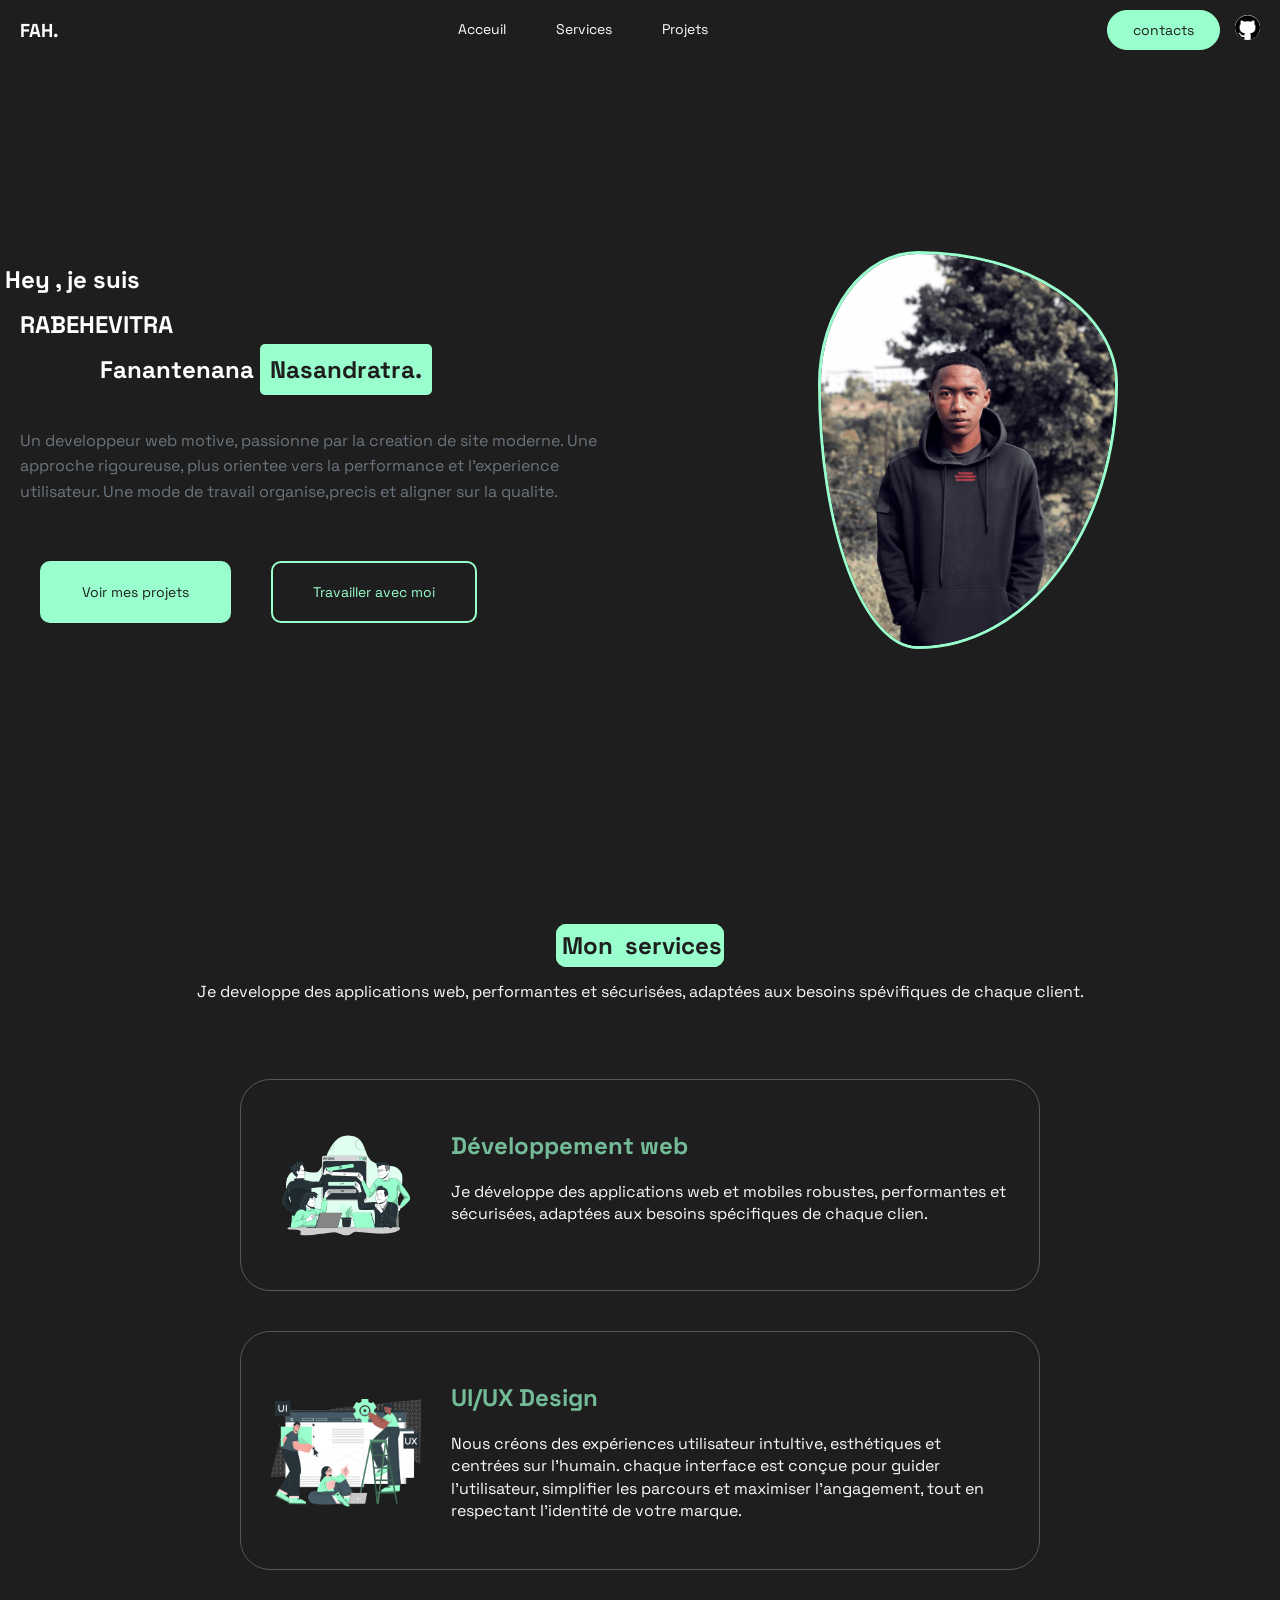
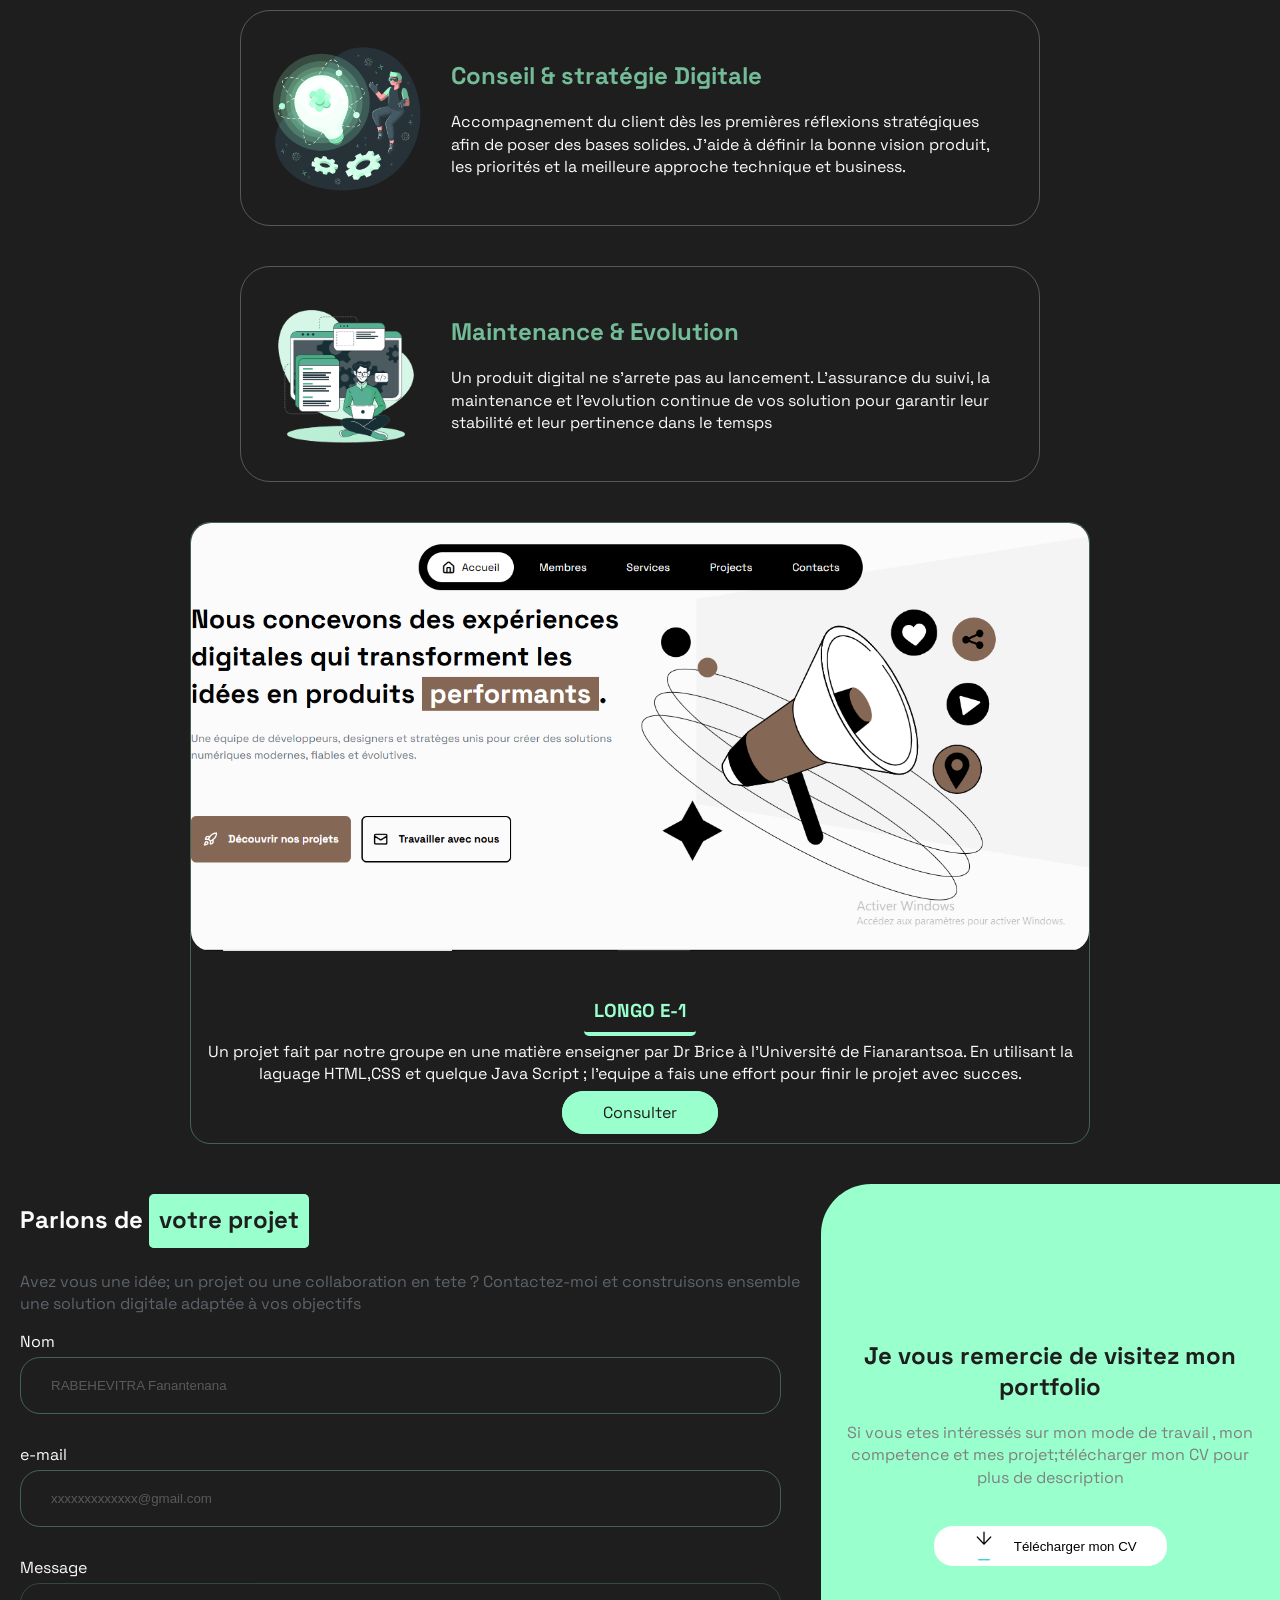
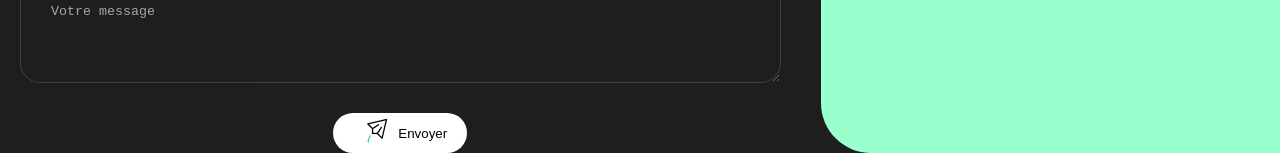
<file: acceuil.html>
<!DOCTYPE html>
<html lang="en">
<head>
    <meta charset="UTF-8">
    <meta name="viewport" content="width=device-width, initial-scale=1.0">
    <title>Portfolio</title>
    <link rel="stylesheet" href="./assets/css/style.css">
</head>
<body>
    <header>
        <nav class="navbar">
            <h3 class="me">FAH.</h3>
            <div class="link">
                <a href="#acceuil">Acceuil</a>
                <a href="#service">Services</a>
                <a href="#projet">Projets</a>
            </div>
            <div class="right-content">
                <a href="#contact" class="contact">contacts</a>
                <a href=""><img src="assets/image/25231.png" alt="" class="git"></a>
            </div>
        </nav>
    </header>
    <section id="acceuil">
        <main class="home">
            <div class="about-me">
                <div class="text-content">
                    <div class="name">
                        <h2 class="hey">Hey , je suis</h2>
                        <h1 class="rabe">RABEHEVITRA</h1>
                        <h1 class="prenom">Fanantenana <span>Nasandratra.</span></h1>
                    </div>
                    <p>Un developpeur web motive, passionne par la creation de site moderne. Une approche rigoureuse, plus orientee vers la performance et l'experience utilisateur. Une mode de travail organise,precis et aligner sur la qualite.</p>
                </div>
                <dev class="link-content">
                    <a href="#projet" class="projets">Voir mes projets</a>
                    <a href="#contact" class="whithme">Travailler avec moi</a>
                </dev>
            </div>
            <div class="image">
                <img src="assets/image/Faah.jpg" alt="" width="600px" height="600px">
            </div>
        </main>
    </section>
    <section id="service" class="service">
        <div class="title">
            <h1><span>Mon <span class="color">services</span></span></h1>
            <p>Je developpe des applications web, performantes et sécurisées, adaptées aux besoins spévifiques de chaque client.</p>
        </div>
        <div class="card">
            <div class="dev_service">
                <img src="./assets/image/dev.png" alt="">
                <div class="text_content">
                    <h1>Développement web</h1>
                    <p>Je développe des applications web et mobiles robustes, performantes et sécurisées, adaptées aux besoins spécifiques de chaque clien.</p>
                </div>
            </div>
            <div class="design_service">
                <img src="./assets/image/ui-ux.png" alt="">
                <div class="text_content">
                    <h1>UI/UX Design</h1>
                    <p>Nous créons des expériences utilisateur intultive, esthétiques et centrées sur l'humain. chaque interface est conçue pour guider l'utilisateur, simplifier les parcours et maximiser l'angagement, tout en respectant l'identité de votre marque. </p>
                </div>
            </div>
            <div class="conseil_service">
                <img src="./assets/image/conseil.png" alt="">
                <div class="text_content">
                    <h1>Conseil & stratégie Digitale</h1>
                    <p>Accompagnement du client dès les premières réflexions stratégiques afin de poser des bases solides. J'aide à définir la bonne vision produit, les priorités et la meilleure approche technique et business.</p>
                </div>
            </div>    
            <div class="ME_service">
                <img src="./assets/image/intégrateur-web.png" alt="">
                <div class="text_content">
                    <h1>Maintenance & Evolution</h1>
                    <p>Un produit digital ne s'arrete pas au lancement. L'assurance du suivi, la maintenance et l'evolution continue de vos solution pour garantir leur stabilité et leur pertinence dans le temsps</p>
                </div>
            </div>
        </div>    
    </section>
    <section id="projet">
        <div class="card_projet">
            <div class="card-f">
                <div class="img_box">
                    <img src="./assets/image/longoe1.PNG" alt="">
                </div>     
                <div class="text-content">
                    <div>
                        <h3><span>LONGO E-1</span></h3>
                        <p>Un projet fait par notre groupe en une matière enseigner par Dr Brice à l'Université de Fianarantsoa. En utilisant la laguage HTML,CSS et quelque Java Script ; l'equipe a fais une effort pour finir le projet avec succes. </p>
                    </div>
                    <a href="https://longoe-1.surge.sh/">Consulter</a>
                </div>
            </div>
        </div>
    </section>
    <section id="contact">
        <footer>
            <div class="last_page">
                <div class="message">
                    <div class="titre"> 
                        <h1>Parlons de <span>votre projet</span></h1>
                        <p>Avez vous une idée; un projet ou une collaboration en tete ?
                            Contactez-moi et construisons ensemble une solution digitale adaptée à vos objectifs</p>
                    </div>
                    <form action="" class="contact-from">
                        <div class="ajout">
                            <label for="text">Nom</label>
                            <input type="text" placeholder="RABEHEVITRA Fanantenana" required>
                        </div>
                        <div class="ajout">
                            <label for="e-mail">e-mail</label>
                            <input type="email" placeholder="xxxxxxxxxxxxx@gmail.com" required>
                        </div>
                        <div class="ajout">
                            <label for="text">Message</label>
                            <textarea name="message" id="mess" placeholder="Votre message">Votre message</textarea>
                        </div>
                        <div class="btn-send"><button type="submit"><img src="./assets/icone/avion-en-papier.gif" alt="" width="40px" height="40px"> Envoyer</button></div>
                    </form>
                </div>
                <div class="thanks">
                    <div class="cv-down">
                        <div class="text-content">
                            <h1>Je vous remercie de visitez mon portfolio</h1>
                            <p>Si vous etes intéressés sur mon mode de travail , mon competence et mes projet;télécharger mon CV pour plus de description</p>
                        </div>
                        <div class="btn"><button type="download"><img src="./assets/icone/telecharger.gif" alt="" width="40px" height="40px"> Télécharger mon CV</button></div>
                    </div>
                    <div class="Mien">
                    </div>  
                </div>
            </div>
        </footer>
    </section>
</body>
</html>
</file>
<file: assets/css/style.css>
@font-face {
  font-family: "SpaceGrotesk";
  src: url("../fonts/space-grotesk/static/SpaceGrotesk-Regular.ttf")
    format("truetype");
  font-weight: 400;
  font-style: normal;
  font-display: swap;
}
@font-face {
  font-family: "SpaceGrotesk";
  src: url("../fonts/space-grotesk/static/SpaceGrotesk-Medium.ttf")
    format("truetype");
  font-weight: 500;
  font-style: normal;
  font-display: swap;
}
@font-face {
  font-family: "SpaceGrotesk";
  src: url("../fonts/space-grotesk/static/SpaceGrotesk-Bold.ttf")
    format("truetype");
  font-weight: 700;
  font-style: normal;
  font-display: swap;
}
@font-face {
  font-family: "SpaceGrotesk";
  src: url("../fonts/space-grotesk/static/SpaceGrotesk-SemiBold.ttf")
    format("truetype");
  font-weight: 600;
  font-style: normal;
  font-display: swap;
}

html,
body {
  scroll-behavior: smooth;
}
* {
  box-sizing: border-box;
}
body {
  margin: 0;
  padding: 0;
  background: #1e1e1e;
  color: #fcfbfc;
  font-family: "SpaceGrotesk";
}

/* acceuil */
.navbar {
  padding: 0px 20px;
  display: flex;
  justify-content: space-between;
  align-items: center;
  color: white;
  background: transparent;
  backdrop-filter: blur(5px);
  position: fixed;
  z-index: 1;
  width: 100%;
}

.navbar a {
  text-decoration: none;
}

.navbar .me {
  font-weight: 800;
}

.navbar .link a::after {
  content: "";
  height: 2px;
  width: 0%;
  display: block;
  background-color: #99ffcc;
  transition: 0.3s ease-in-out;
}

.navbar .link a:hover::after {
  content: "";
  height: 2px;
  width: 100%;
  display: block;
  background-color: #99ffcc;
}

.navbar .link {
  display: flex;
  flex-direction: row;
  position: relative;
}

.navbar .link a {
  color: white;
  font-weight: 300;
  font-size: 14px;
}

.navbar .link a {
  padding: 5px 25px;
  transition: 1s;
}

.navbar .right-content {
  display: flex;
  flex-direction: row;
  justify-content: center;
  align-items: center;
  gap: 15px;
}

.navbar .right-content .contact {
  border: 1.8px solid #99ffcc;
  border-radius: 20px;
  padding: 10px 25px;
  background: #99ffcc;
  color: #1e1e1e;
  transition: 0.4s;
  font-size: 14px;
  font-weight: 300;
}

.navbar .right-content .contact:hover {
  transform: translateY(-2px);
  box-shadow: 0 0 10px #99ffcc;
}

.navbar .right-content .git {
  width: 25px;
  height: 25px;
  background: white;
  border-radius: 25px;
}

/* main porfolio */
.home {
  height: 100vh;
  display: flex;
  flex-direction: row;
  align-items: center;
  color: white;
  gap: 30px;
}

.home .about-me .text-content {
  display: flex;
  flex-direction: column;
  gap: 20px;
}

.home .about-me .text-content .name {
  display: flex;
  flex-direction: column;
  line-height: 5px;
}

.home .about-me .text-content .name .hey {
  margin-left: 5px;
  font-weight: 800;
}

.home .about-me .text-content .name .rabe {
  margin-left: 20px;
  font-weight: 800;
}

.home .about-me .text-content .name .prenom {
  margin-left: 100px;
  font-weight: bold;
}

.home .about-me .text-content p {
  margin-left: 20px;
  font-size: 16px;
  line-height: 25.6px;
  font-weight: 400;
  color: #6c757d;
}

span {
  background: #99ffcc;
  color: #1e1e1e;
  padding: 10px 10px 10px 10px;
  border-radius: 5px;
  font-weight: 800;
}

.home .about-me {
  display: flex;
  flex-direction: column;
  gap: 20px;
  width: 50%;
}

.home .about-me .link-content {
  display: flex;
  flex-direction: row;
  gap: 40px;
  margin: 20px 40px;
}

.home .about-me .link-content a {
  padding: 20px 40px;
  text-decoration: none;
  color: white;
}

.home .about-me .link-content .projets {
  background: #99ffcc;
  color: #1e1e1e;
  border-radius: 10px;
  border: 2px solid #99ffcc;
  transition: 0.3s ease;
  font-size: 14px;
  font-weight: 300;
}

.home .about-me .link-content .projets:hover {
  background: #1e1e1e;
  color: #99ffcc;
}

.home .about-me .link-content .whithme {
  border: 2px solid #99ffcc;
  color: #99ffcc;
  border-radius: 10px;
  transition: 0.3s ease;
  font-size: 14px;
  font-weight: 300;
}

.home .about-me .link-content .whithme:hover {
  background: #99ffcc;
  color: #1e1e1e;
}

.home .image {
  width: 50%;
  height: auto;
  overflow: hidden;
  display: flex;
  justify-content: center;
}

.home .image img {
  width: 300px;
  height: auto;
  border-radius: 40% 80% 80% 40% / 40% 40% 80% 80%;
  display: flex;
  justify-content: center;
  border: 3px solid #99ffcc;
}

/* responsive */
@media screen and (max-width: 840px) {
  .navbar {
    display: grid;
    grid-template-columns: 1fr, 1fr;
    grid-template-rows: 1fr, 1fr;
  }
  .me {
    grid-column: 1 / 2;
    grid-row: 1 / 2;
  }
  .right-content {
    grid-column: 2 / 3;
    grid-row: 1 / 2;
  }
  .link {
    grid-row: 2 / 3;
    grid-column: 3 / 1;
    display: flex;
  }
  .navbar .link a {
    padding: 0px 0px;
  }
  .home {
    display: block;
  }
  .home .about-me .text-content p {
    margin-left: 10px;
    display: block;
    margin-right: 10px;
    text-align: center;
    width: 100%;
  }
  .home .about-me {
    width: 100%;
    padding-top: 30px;
  }
  .home .image {
    width: 100%;
    padding-top: 30px;
  }
  .home .about-me .link-content {
    gap: 10px;
    margin: 10px;
  }
  .home .image img {
    width: 160px;
  }
}
/* service  */
p {
  line-height: 1.4;
}
.card h1 {
  color: #99ffcc;
  opacity: 70%;
}
.title {
  margin-bottom: 20px;
  text-align: center;
  padding: 10px 0;
}
.title span {
  border: 1px solid #99ffcc;
  padding: 5px 0 5px 5px;
  border-radius: 10px;
}
.title span .color {
  color: #1e1e1e;
  background: #99ffcc;
  border-radius: 10px 10px 10px 10px;
}

.card {
  display: flex;
  flex-direction: column;
  gap: 40px;
  margin: 0 40px;
  margin-top: 50px;
  align-items: center;
}
.card .ME_service img {
  width: 150px;
  height: auto;
  object-fit: cover;
  border-radius: 30px;
}
.card .design_service img {
  width: 150px;
  height: auto;
  object-fit: cover;
  border-radius: 30px;
}
.card .conseil_service img {
  width: 150px;
  height: auto;
  object-fit: cover;
  border-radius: 30px;
}
.card .dev_service img {
  width: 150px;
  height: auto;
  object-fit: cover;
  border-radius: 30px;
}
.dev_service {
  display: flex;
  flex-direction: row;
  gap: 30px;
  padding: 30px 30px;
  border-radius: 30px;
  border: 1px solid rgb(143, 143, 143, 0.5);
  max-width: 800px;
  min-height: 100px;
}

.design_service {
  display: flex;
  flex-direction: row;
  gap: 30px;
  padding: 30px 30px;
  border-radius: 30px;
  border: 1px solid rgb(143, 143, 143, 0.5);
  max-width: 800px;
  min-height: 100px;
}

.conseil_service {
  display: flex;
  flex-direction: row;
  gap: 30px;
  padding: 30px 30px;
  border-radius: 30px;
  border: 1px solid rgb(143, 143, 143, 0.5);
  max-width: 800px;
  min-height: 100px;
}

.ME_service {
  display: flex;
  flex-direction: row;
  gap: 30px;
  padding: 30px 30px;
  border-radius: 30px;
  border: 1px solid rgb(143, 143, 143, 0.5);
  max-width: 800px;
  min-height: 100px;
}

/* responsive */
@media screen and (max-width: 750px) {
  .card {
    margin: 0 20px;
  }
  .design_service {
    padding: 0;
    border: none;
    border-radius: 0;
  }
  .conseil_service {
    padding: 0;
    border: none;
  }
  .dev_service {
    padding: 0;
    border: none;
  }
  .ME_service {
    padding: 0;
    border: none;
  }
  .card .ME_service img {
    display: none;
  }
  .card .dev_service img {
    display: none;
  }
  .card .conseil_service img {
    display: none;
  }
  .card .design_service img {
    display: none;
  }
}
/* projet  */
.card_projet {
  display: flex;
  justify-content: center;
  margin: 10px;
  height: auto;
  margin-bottom: 40px;
  margin-top: 40px;
}
.card_projet .card-f {
  max-width: 900px;
  border: 1px solid rgba(153, 255, 204, 0.3);
  border-radius: 20px;
  display: flex;
  flex-direction: column;
  gap: 10px;
}
.card_projet .card-f .img_box {
  overflow: hidden;
  display: flex;
  flex-direction: column;
  text-align: center;
  border-radius: 20px;
}
.card_projet .card-f:hover ::after {
  opacity: 0.5;
}

.card_projet .card-f .img_box img {
  max-width: 100%;
  height: auto;
  transition: 1s;
  object-fit: cover;
  z-index: -1;
}
.card_projet .card-f:hover img {
  transform: scale(1.1);
  opacity: 0.5;
}
.card_projet .text-content {
  text-align: center;
  padding: 20px 10px;
}
.card_projet .text-content h3 span {
  border-bottom: 4px solid #99ffcc;
  color: #99ffcc;
  background: none;
  font-weight: bold;
}
.card_projet .text-conten p {
  font-weight: 800;
}
.card_projet .text-content a {
  text-decoration: none;
  color: #1e1e1e;
  padding: 10px 40px;
  background: #99ffcc;
  border-radius: 25px;
  border: 1px solid #99ffcc;
  transition: 0.3s;
}
.card_projet .text-content a:hover {
  transform: scale(1.1);
  background: #1e1e1e;
  color: #99ffcc;
}

/* contact  */
.last_page {
  display: flex;
  margin-top: 40px;
  flex-direction: row;
  flex: 1;
  gap: 20px;
  height: 100%;
}

.last_page .message .titre h1 {
  font-weight: bold;
}
.last_page .message .titre {
  display: flex;
  flex-direction: column;
  text-align: start;
  margin-left: 20px;
}

.last_page .message .titre span {
  border-bottom: 3px solid #99ffcc;
}

.last_page .message .titre p {
  font-size: 16px;
  color: #6c757d;
  opacity: 80%;
  font-weight: 300;
}

.last_page .thanks {
  display: flex;
  flex-direction: column;
  justify-content: center;
  align-items: center;
  gap: 50px;
  padding: 0 20px 0 20px;
  color: #1e1e1e;
  background: #99ffcc;
  border-radius: 50px 0 0 50px;
  width: 50%;
}

.last_page .message .contact-from {
  width: 100%;
  display: flex;
  flex-direction: column;
  gap: 30px;
}

.last_page .message .contact-from .ajout {
  display: flex;
  flex-direction: column;
  gap: 5px;
  padding: 0 20px;
}

.last_page .message .contact-from input,
textarea {
  background: none;
  border: 0;
  padding: 20px 30px;
  border-radius: 20px;
  outline: 0;
  border: 1px solid rgba(153, 255, 204, 0.3);
  transition: 0.3s ease;
}

.last_page .message .contact-from input:hover {
  border: 1px solid rgba(153, 255, 204, 1);
}

.last_page .message .contact-from textarea:hover {
  border: 1px solid rgba(153, 255, 204, 1);
}

.last_page .message .contact-from textarea,
input::placeholder {
  color: gray;
  opacity: 60%;
}

.last_page .message .contact-from textarea,
input:valid {
  color: white;
}

.last_page .message .contact-from textarea {
  min-height: 100px;
}

.last_page .message .contact-from .btn-send {
  display: flex;
  justify-content: center;
}

.last_page .message .contact-from .btn-send button {
  padding: 0px 20px;
  display: flex;
  flex-direction: row;
  gap: 5px;
  justify-content: center;
  align-items: center;
  transition: 0.3s cubic-bezier(0.68, -0.55, 0.265, 1.55);
}

.last_page .message .contact-from .btn-send button:hover {
  transform: scale(1.1);
}

.last_page .thanks .cv-down {
  display: flex;
  flex-direction: column;
  justify-content: center;
  text-align: center;
  gap: 20px;
}

.last_page .thanks .cv-down .text-content p {
  color: gray;
  font-weight: 300;
}

.last_page .thanks .btn {
  width: auto;
  display: flex;
  justify-content: center;
  height: auto;
}

.last_page .thanks .btn button {
  padding: 0px 30px;
  display: flex;
  justify-content: center;
  flex-direction: row;
  gap: 10px;
  align-items: center;
  border: 1px solid #99ffcc;
  transition: 0.3s cubic-bezier(0.68, -0.55, 0.265, 1.55);
}

.last_page .thanks .btn button:hover {
  border: 1px solid rgb(41, 37, 37);
  transform: scale(1.1);
}

button {
  background: white;
  border-radius: 20px;
  border: none;
}

/* responsive */
@media screen and (max-width: 968px) {
  .last_page {
    display: block;
    display: flex;
    flex-direction: column;
    gap: 20px;
  }
  .last_page .thanks {
    width: 100%;
    border-radius: 50px 50px 0 0;
    padding: 0;
    height: 100vh;
  }
}
</file>
